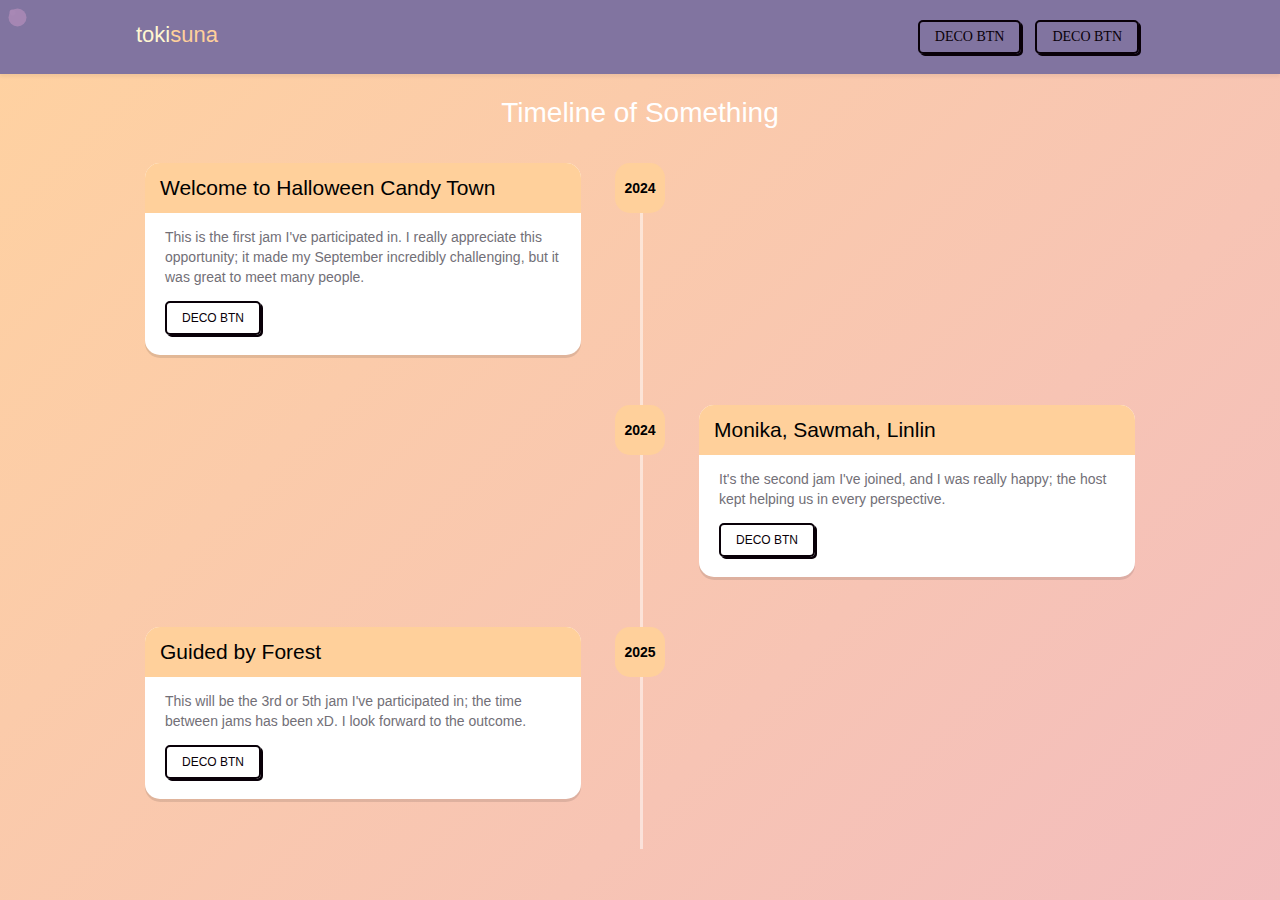
<file: index.html>
<!DOCTYPE html>
<html lang="en">
<head>
    <meta charset="UTF-8">
    <meta name="viewport" content="width=device-width, initial-scale=1.0">
    <link rel="icon" type="image/png" href="./Image/favicon.png">
    <link rel="stylesheet" href="style.css">
    <script src="script.js" defer></script>
    <title>Timeline of Something</title>
</head>
<body>
    <header>
        <div id="cursor-dot"></div>
        <div id="cursor-dot-outline"></div>
        <div class="header">
            <h1 class="logo">
                toki<span>suna</span>
            </h1>
            <section class="social">
                <a target="_blank" class="btn" href="#">deco btn</a>
                <a class="btn" target="_blank" href="#">deco btn</a>
            </section>
        </div>
    </header>

    <div class="container">
        <h1 class="project-name">Timeline of Something</h1>

        <div id="timeline">
            <div class="timeline-item timeline-item-left">
                <div class="timeline-date">
                    <span>2024</span>
                </div>
                <div class="timeline-content">
                    <h2>Welcome to Halloween Candy Town</h2>
                    <p>
                        This is the first jam I've participated in. I really appreciate this opportunity; it made my September incredibly challenging, but it was great to meet many people.
                    </p>
                    <a href="#" class="btn">deco btn</a>
                </div>
            </div>

            <div class="timeline-item timeline-item-right">
                <div class="timeline-date">
                    <span>2024</span>
                </div>
                <div class="timeline-content">
                    <h2>Monika, Sawmah, Linlin</h2>
                    <p>
                        It's the second jam I've joined, and I was really happy; the host kept helping us in every perspective.
                    </p>
                    <a href="#" class="btn">deco btn</a>
                </div>
            </div>

            <div class="timeline-item timeline-item-left">
                <div class="timeline-date">
                    <span>2025</span>
                </div>
                <div class="timeline-content">
                    <h2>Guided by Forest</h2>
                    <p>
                        This will be the 3rd or 5th jam I've participated in; the time between jams has been xD. I look forward to the outcome.
                    </p>
                    <a href="#" class="btn">deco btn</a>
                </div>
            </div>
        </div>
    </div>
</body>
</html>
</file>
<file: style.css>
body, html {
    height: 100%;
    background-size: cover;
    margin: 0;
    padding: 0;
    font-family: helvetica, arial, tahoma, verdana;
    line-height: 20px;
    font-size: 14px;
    color: #726f77;
    background: linear-gradient(-45deg, #8174A0, #A888B5, #EFB6C8, #FFD2A0);
    background-size: 400% 400%;
    animation: gradient 15s ease infinite;
}

@keyframes gradient {
    0% {
        background-position: 0% 50%;
    }
    50% {
        background-position: 100% 50%;
    }
    100% {
        background-position: 0% 50%;
    }
}

img { max-width: 100%; }
a { text-decoration: none; }

.container {
    max-width: 1100px;
    margin: 0 auto;
}

h1, h2, h3, h4 {
    font-family: 'Dosis', arial, tahoma, verdana;
    font-weight: 500;
}

.project-name {
    text-align: center;
    padding: 10px 0;
    color: white;
}

/* Header */
header {
    background: #8174A0;
    padding: 10px;
    box-shadow: 0 3px 3px rgba(0, 0, 0, 0.05);
}
header:after, header:before {
    content: '';
    display: block;
    width: 100%;
    clear: both;
}
.header .logo {
    padding-left:10%;
    color: #FFF7D1;
    float: left;
    font-family: 'Dosis', arial, tahoma, verdana;
    font-size: 22px;
    font-weight: 500;
}
.header .logo > span {
    color: #FFD09B;
    font-weight: 300;
}
.header .social {
    padding-right:10%;
    float: right;
}
.header .social .btn {
    font-family: 'Dosis';
    font-size: 14px;
    margin: 10px 5px;
}

/* Timeline */
#timeline {
    width: 90%;  
    margin: 30px auto;
    position: relative;
    padding: 0 10px;
    transition: all .4s ease;
}


#timeline:before {
    content: '';
    width: 3px;
    height: 100%;
    background: rgba(255, 255, 255, 0.5);
    left: 50%;
    top: 0;
    position: absolute;
}
#timeline:after {
    content: '';
    clear: both;
    display: table;
    width: 100%;
}

.timeline-item {
    margin-bottom: 50px;
    position: relative;
    opacity: 0; /* Start hidden for fade effect */
    transition: opacity 0.5s ease; /* Transition for fade effect */
}
.timeline-item.visible {
    opacity: 1; /* Fade in */
}
.timeline-item:after, .timeline-item:before {
    content: '';
    display: block;
    width: 100%;
    clear: both;
}

.timeline-item .timeline-date {
    background: #FFD09B;
    color: #000;
    width: 50px;
    height: 50px;
    position: absolute;
    top: 0;
    left: 50%;
    overflow: hidden;
    margin-left: -25px;
    display: flex;
    justify-content: center;
    align-items: center;
    font-weight: bold;
    border-radius:15px;
}

.timeline-item .timeline-content {
    width: 40%; /* Reduce the width to create space */
    background: #fff;
    padding: 20px;
    box-shadow: 0 3px 0 rgba(0, 0, 0, 0.1);
    border-radius: 15px;
    transition: all .3s ease;
}

.timeline-item .timeline-content h2 {
    padding: 15px;
    background: #FFD09B;
    color: #000;
    margin: -20px -20px 0 -20px;
    font-weight: 300;
    border-radius: 15px 15px 0 0;
}

.timeline-item-left .timeline-content {
    float: left;
    margin-right: 50%;
}

.timeline-item-right .timeline-content {
    float: right;
    margin-left: 50%;
}

/* Buttons */
.btn {
    padding: 5px 15px;
    text-decoration: none;
    background: transparent;
    border: 2px solid #090008;
    color: #090008;
    display: inline-block;
    position: relative;
    text-transform: uppercase;
    font-size: 12px;
    border-radius: 5px;
    transition: background .3s ease;
    box-shadow: 2px 2px 0 #090008;
}
.btn:hover {
    top: 2px;
    left: 2px;
    box-shadow: 2px 2px 0 #FFD09B;
    border: 2px solid #FFD09B;
    color: #FFD09B;
}

/* Cursor Dot */
#cursor-dot {
  position: fixed; /* Keep it positioned with the cursor */
   width: 5px;
    height: 5px;
    background-color: #A888B5; 
  border-radius: 50%; 
  pointer-events: none;
  z-index: 999; 
  transition: all 0.2s ease;
}

/* Cursor Dot Outline (Optional) */
#cursor-dot-outline {
  position: fixed;
  width: 15px; 
  height: 15px; 
  background-color: #A888B5; 
  border-radius: 50%; 
  pointer-events: none; 
  z-index: 998; 
  opacity: 0.9; 
  transition: all 0.1s ease;
}

/* Cursor on Hover (Optional) */
body:hover #cursor-dot,
body:hover #cursor-dot-outline {
  transform: scale(1.2); /* Increase size slightly on hover */
}

/* Responsive  */
@media screen and (max-width: 768px) {
    #timeline {
        margin: 30px;
        padding: 0;
        width: 90%;
    }
    #timeline:before {
        left: 0;
    }

    .timeline-item .timeline-content {
        width: 90%;
    }

    .timeline-item-left .timeline-content {
        float: left;
        margin-left: 10%;
    }

    .timeline-item-right .timeline-content {
        float: left;
        margin-left: 10%;
    }
  .timeline-item .timeline-date {
        left: 0;
    }
}
</file>
